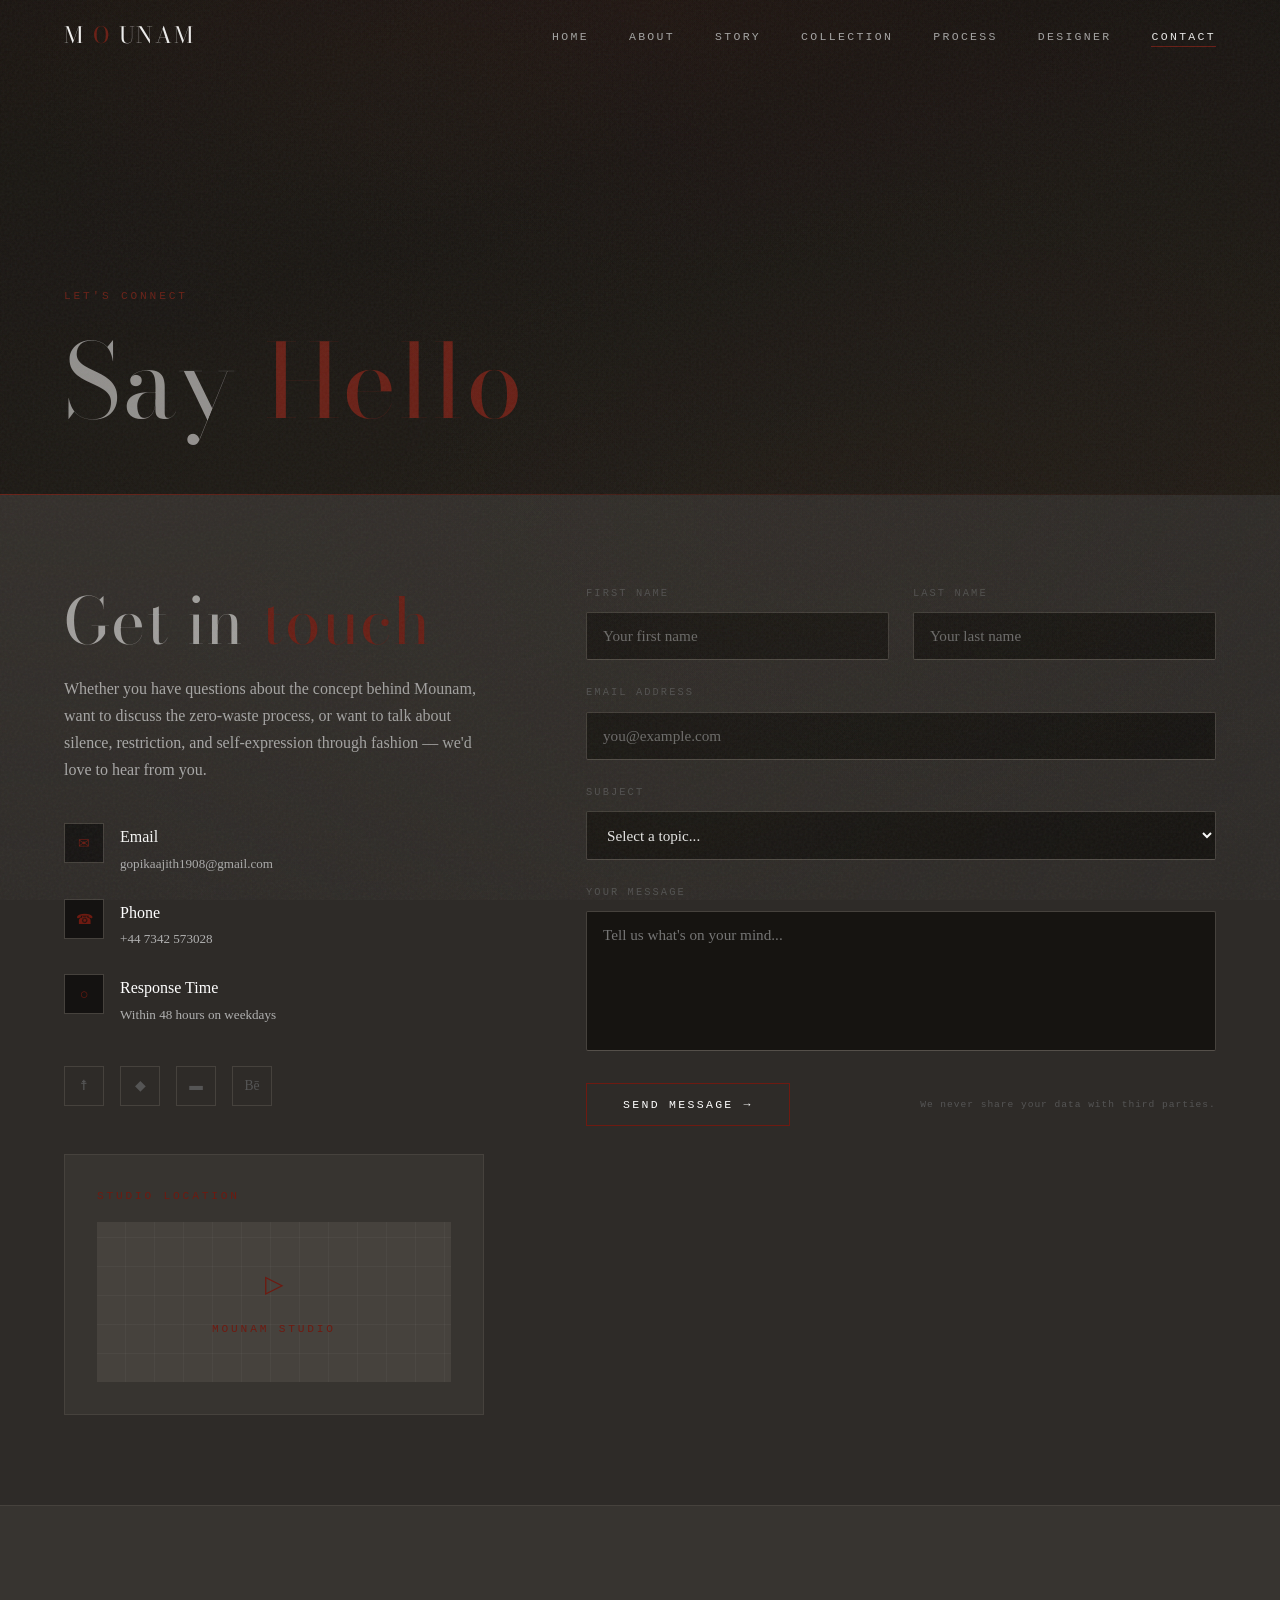
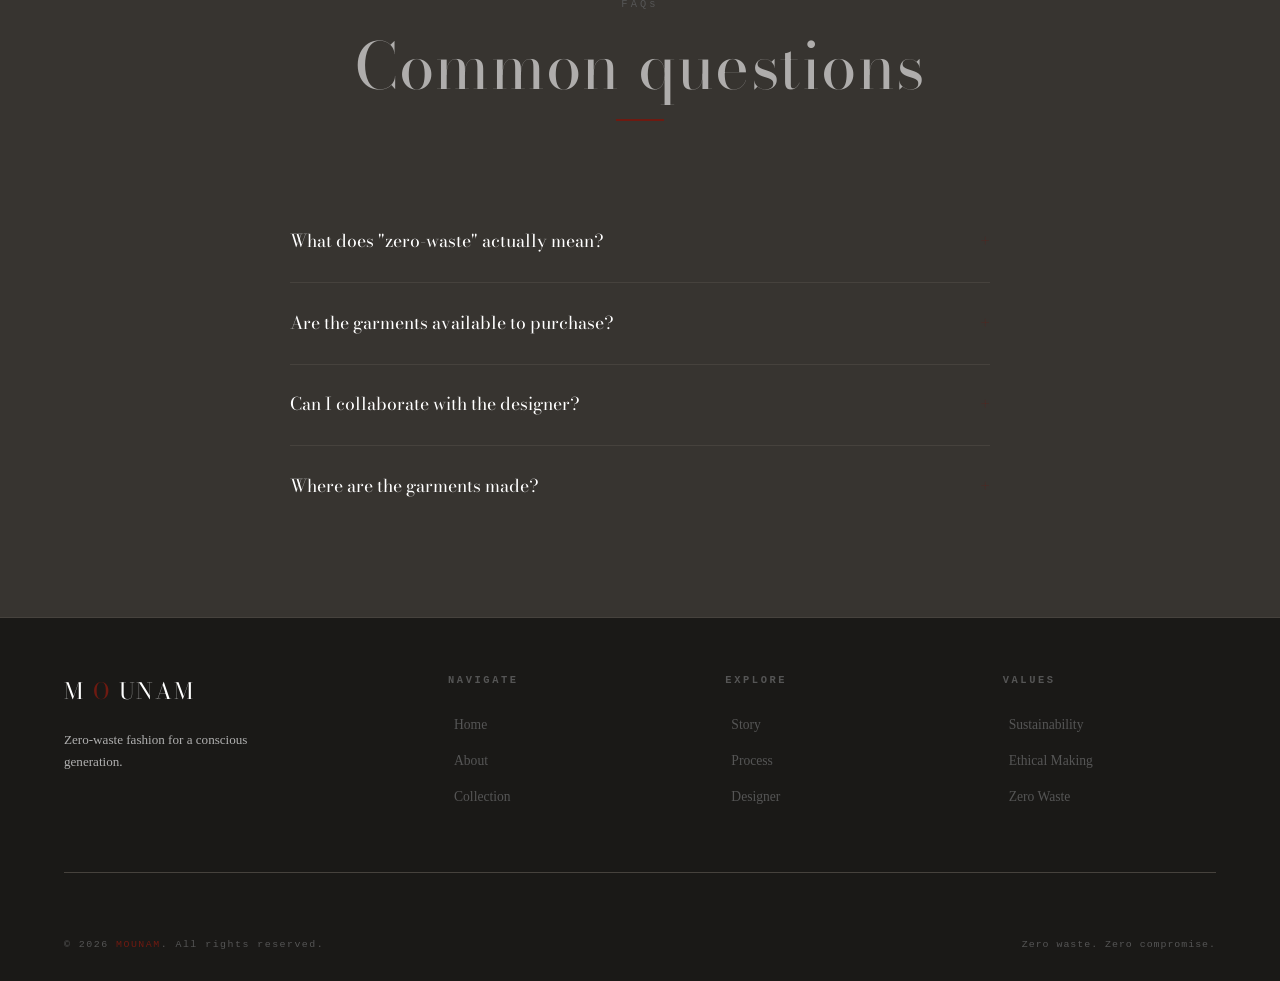
<file: contact.html>
<!DOCTYPE html>
<html lang="en">
<head>
  <meta charset="UTF-8" />
  <meta name="viewport" content="width=device-width, initial-scale=1.0" />
  <title>Contact — MOUNAM Zero-Waste Fashion</title>
  <link rel="preconnect" href="https://fonts.googleapis.com" />
  <link rel="preconnect" href="https://fonts.gstatic.com" crossorigin />
  <link href="https://fonts.googleapis.com/css2?family=Bodoni+Moda:ital,opsz,wght@0,6..96,300;0,6..96,400;0,6..96,600;1,6..96,300;1,6..96,400&family=Inter:wght@300;400;500&display=swap" rel="stylesheet" />
  <link rel="stylesheet" href="css/styles.css" />
</head>
<body>

<div class="page-loader">
  <div class="loader-text"><span>CONTACT</span></div>
  <div class="loader-bar"></div>
  <div class="loader-num">0%</div>
</div>

<div class="cursor-dot"></div>
<div class="cursor-ring"></div>

<nav class="navbar">
  <a href="index.html" class="nav-logo">M<span>O</span>UNAM</a>
  <ul class="nav-links">
    <li><a href="index.html">Home</a></li>
    <li><a href="about.html">About</a></li>
    <li><a href="story.html">Story</a></li>
    <li><a href="garments.html">Collection</a></li>
    <li><a href="zero-waste.html">Process</a></li>
    <li><a href="designer.html">Designer</a></li>
    <li><a href="contact.html">Contact</a></li>
  </ul>
  <button class="nav-toggle"><span></span><span></span><span></span></button>
</nav>
<nav class="mobile-nav">
  <a href="index.html">Home</a><a href="about.html">About</a><a href="story.html">Story</a>
  <a href="garments.html">Collection</a><a href="zero-waste.html">Process</a>
  <a href="designer.html">Designer</a><a href="contact.html">Contact</a>
  <a href="contact.html" class="btn mobile-only-button" style="margin-top: 2rem;">Contact Us</a>
</nav>

<!-- PAGE HERO -->
<div class="page-hero">
  <div class="page-hero-bg"></div>
  <div class="page-hero-line"></div>
  <div class="page-hero-content">
    <div class="page-hero-label"><span class="label">Let's Connect</span></div>
    <h1>Say <em style="font-style:normal;color:var(--red)">Hello</em></h1>
  </div>
</div>

<!-- CONTACT LAYOUT -->
<section class="section">
  <div class="contact-layout">

    <!-- LEFT: INFO -->
    <div class="reveal-left">
      <h2 style="margin-bottom:1rem;">Get in <span class="text-red">touch</span></h2>
      <p>Whether you have questions about the concept behind Mounam, want to discuss the zero-waste process, or want to talk about silence, restriction, and self-expression through fashion — we'd love to hear from you.</p>

      <div class="contact-details" style="margin-top:2.5rem;">
        <div class="contact-detail">
          <div class="contact-detail-icon">&#9993;</div>
          <div class="contact-detail-text">
            <strong>Email</strong>
            <p>gopikaajith1908@gmail.com</p>
          </div>
        </div>
        <div class="contact-detail">
          <div class="contact-detail-icon">&#9742;</div>
          <div class="contact-detail-text">
            <strong>Phone</strong>
            <p>+44 7342 573028</p>
          </div>
        </div>
        <div class="contact-detail">
          <div class="contact-detail-icon">&#9675;</div>
          <div class="contact-detail-text">
            <strong>Response Time</strong>
            <p>Within 48 hours on weekdays</p>
          </div>
        </div>
      </div>

      <div class="contact-socials">
        <a class="social-link" href="#" aria-label="Instagram" title="Instagram">&#9768;</a>
        <a class="social-link" href="#" aria-label="Pinterest" title="Pinterest">&#9670;</a>
        <a class="social-link" href="#" aria-label="LinkedIn" title="LinkedIn">&#9644;</a>
        <a class="social-link behance-link" href="https://www.behance.net/gopikaajith1" target="_blank" rel="noopener noreferrer" aria-label="Behance" title="Behance">Bē</a>
      </div>

      <!-- Map / Location visual -->
      <div style="margin-top:3rem;padding:2rem;background:var(--bg-2);border:1px solid var(--bg-3);">
        <span class="label" style="display:block;margin-bottom:1rem;">Studio Location</span>
        <div style="height:160px;background:var(--bg-3);display:flex;align-items:center;justify-content:center;position:relative;overflow:hidden;">
          <div style="position:absolute;inset:0;background-image:repeating-linear-gradient(0deg,transparent,transparent 28px,rgba(255,255,255,0.03) 28px,rgba(255,255,255,0.03) 29px),repeating-linear-gradient(90deg,transparent,transparent 28px,rgba(255,255,255,0.03) 28px,rgba(255,255,255,0.03) 29px);"></div>
          <div style="text-align:center;position:relative;z-index:1;">
            <div style="font-size:1.5rem;color:var(--red);margin-bottom:0.5rem;">&#9655;</div>
            <span class="label">MOUNAM Studio</span>
          </div>
        </div>
      </div>
    </div>

    <!-- RIGHT: FORM -->
    <div class="reveal-right delay-2">
      <form class="contact-form" novalidate data-email="gopikaajith1908@gmail.com">
        <div class="form-row">
          <div class="form-group">
            <label for="fname">First Name</label>
            <input type="text" id="fname" name="fname" placeholder="Your first name" required />
            <div class="form-line"></div>
          </div>
          <div class="form-group">
            <label for="lname">Last Name</label>
            <input type="text" id="lname" name="lname" placeholder="Your last name" />
            <div class="form-line"></div>
          </div>
        </div>

        <div class="form-group">
          <label for="email">Email Address</label>
          <input type="email" id="email" name="email" placeholder="you@example.com" required />
          <div class="form-line"></div>
        </div>

        <div class="form-group">
          <label for="subject">Subject</label>
          <select id="subject" name="subject">
            <option value="" disabled selected>Select a topic...</option>
            <option value="collab">Collaboration</option>
            <option value="press">Press & Media</option>
            <option value="process">About Our Process</option>
            <option value="garment">About a Garment</option>
            <option value="other">Something Else</option>
          </select>
          <div class="form-line"></div>
        </div>

        <div class="form-group">
          <label for="message">Your Message</label>
          <textarea id="message" name="message" placeholder="Tell us what's on your mind..." required></textarea>
          <div class="form-line"></div>
        </div>

        <div class="form-submit">
          <button type="submit" class="btn">
            <span>Send Message</span>
            <span class="btn-arrow">&#8594;</span>
          </button>
          <p class="form-privacy">We never share your data with third parties.</p>
        </div>
      </form>

      <div class="form-success">
        <div class="form-success-icon">&#10003;</div>
        <h3 style="margin-bottom:0.5rem;">Message received.</h3>
        <p>Thank you for reaching out. We'll be in touch within 48 hours.</p>
      </div>
    </div>
  </div>
</section>

<!-- FAQ -->
<section class="section" style="background:var(--bg-2);border-top:1px solid var(--bg-3);">
  <div class="section-header centered reveal">
    <span class="section-num">FAQs</span>
    <h2>Common questions</h2>
    <span class="accent-line center"></span>
  </div>

  <div style="max-width:700px;margin:0 auto;display:flex;flex-direction:column;gap:0;">
    <details style="border-bottom:1px solid var(--bg-3);padding:1.5rem 0;cursor:pointer;" class="reveal delay-1">
      <summary style="font-family:var(--font-heading);font-size:1.1rem;color:var(--white);list-style:none;display:flex;justify-content:space-between;align-items:center;">
        What does "zero-waste" actually mean?
        <span style="color:var(--red);font-size:1.2rem;transition:transform 0.3s;">+</span>
      </summary>
      <p style="margin-top:1rem;padding-left:0;">It means that when our pattern pieces are cut, no fabric is discarded. Every centimetre of the original fabric roll becomes part of one or more garments. No offcuts, no scraps, no landfill.</p>
    </details>

    <details style="border-bottom:1px solid var(--bg-3);padding:1.5rem 0;cursor:pointer;" class="reveal delay-2">
      <summary style="font-family:var(--font-heading);font-size:1.1rem;color:var(--white);list-style:none;display:flex;justify-content:space-between;align-items:center;">
        Are the garments available to purchase?
        <span style="color:var(--red);font-size:1.2rem;">+</span>
      </summary>
      <p style="margin-top:1rem;">Mounam is a portfolio project exploring restriction and self-expression through fashion. Future plans include an e-commerce platform. Contact us if you're interested in commissioning a piece or discussing the concept further.</p>
    </details>

    <details style="border-bottom:1px solid var(--bg-3);padding:1.5rem 0;cursor:pointer;" class="reveal delay-3">
      <summary style="font-family:var(--font-heading);font-size:1.1rem;color:var(--white);list-style:none;display:flex;justify-content:space-between;align-items:center;">
        Can I collaborate with the designer?
        <span style="color:var(--red);font-size:1.2rem;">+</span>
      </summary>
      <p style="margin-top:1rem;">Absolutely. We welcome collaborations with other designers, brands, artists, and sustainability organisations. Use the contact form above and select "Collaboration" as the subject.</p>
    </details>

    <details style="padding:1.5rem 0;cursor:pointer;" class="reveal delay-4">
      <summary style="font-family:var(--font-heading);font-size:1.1rem;color:var(--white);list-style:none;display:flex;justify-content:space-between;align-items:center;">
        Where are the garments made?
        <span style="color:var(--red);font-size:1.2rem;">+</span>
      </summary>
      <p style="margin-top:1rem;">All garments are made in-studio, by hand. Each piece is an individual creation — made with intention, shaped by constraint, finished with care.</p>
    </details>
  </div>
</section>

<footer class="footer">
  <div class="footer-top">
    <div class="footer-brand">
      <a href="index.html" class="nav-logo">M<span>O</span>UNAM</a>
      <p>Zero-waste fashion for a conscious generation.</p>
    </div>
    <div class="footer-col"><h5>Navigate</h5><ul>
      <li><a href="index.html">Home</a></li>
      <li><a href="about.html">About</a></li>
      <li><a href="garments.html">Collection</a></li>
    </ul></div>
    <div class="footer-col"><h5>Explore</h5><ul>
      <li><a href="story.html">Story</a></li>
      <li><a href="zero-waste.html">Process</a></li>
      <li><a href="designer.html">Designer</a></li>
    </ul></div>
    <div class="footer-col"><h5>Values</h5><ul>
      <li><a href="#">Sustainability</a></li>
      <li><a href="#">Ethical Making</a></li>
      <li><a href="#">Zero Waste</a></li>
    </ul></div>
  </div>
  <div class="footer-bottom">
    <p class="footer-copy">&copy; 2026 <span>MOUNAM</span>. All rights reserved.</p>
    <p class="footer-made">Zero waste. Zero compromise.</p>
  </div>
</footer>

<script src="js/script.js"></script>
</body>
</html>
</file>
<file: css/styles.css>
/* ============================================
   ZERO-WASTE FASHION — MASTER STYLESHEET
   Monochrome + Red Accent Design System
   ============================================ */

/* ---------- CSS VARIABLES ---------- */
:root {
  --bg:         #2e2b28;
  --bg-2:       #373430;
  --bg-3:       #46423d;
  --bg-4:       #55504a;
  --white:      #ffffff;
  --grey-light: #e0e0e0;
  --grey:       #b0b0b0;
  --grey-dark:  #555555;
  --red:        #6e1a11;
  --red-dark:   #5c1509;
  --red-glow:   rgba(110, 26, 17, 0.25);
  --red-glow-sm:rgba(110, 26, 17, 0.10);

  --font-heading: 'Bodoni Moda', 'Georgia', serif;
  --font-body:    'Georgia', 'Palatino Linotype', Palatino, serif;
  --font-mono:    'Courier New', monospace;

  --transition: 0.35s cubic-bezier(0.4, 0, 0.2, 1);
  --transition-slow: 0.7s cubic-bezier(0.4, 0, 0.2, 1);
  --radius: 2px;
  --nav-h: 70px;
}

/* ---------- RESET & BASE ---------- */
*, *::before, *::after { box-sizing: border-box; margin: 0; padding: 0; }

html {
  scroll-behavior: smooth;
  font-size: 16px;
}

body {
  background: var(--bg);
  color: var(--white);
  font-family: var(--font-body);
  line-height: 1.7;
  overflow-x: hidden;
  cursor: none;
}

img { display: block; width: 100%; object-fit: cover; }
a  { color: inherit; text-decoration: none; }
ul { list-style: none; }

/* No italics — all italic styling removed globally */
em, i, h1 em, h2 em, h3 em, h4 em, p em,
*[style*="font-style:italic"],
*[style*="font-style: italic"] { font-style: normal !important; }

/* ---------- CUSTOM CURSOR ---------- */
.cursor-dot,
.cursor-ring {
  position: fixed;
  border-radius: 50%;
  pointer-events: none;
  z-index: 99999;
  top: 0; left: 0;
  will-change: transform;
}
.cursor-dot {
  width: 8px; height: 8px;
  background: var(--red);
  transition: opacity 0.3s ease;
}
.cursor-ring {
  width: 36px; height: 36px;
  border: 1.5px solid var(--red);
  transition: width 0.25s ease, height 0.25s ease, border-color 0.25s ease, opacity 0.3s ease;
  transition: width 0.3s ease, height 0.3s ease, border-color 0.3s ease, transform 0.12s ease;
}
.cursor-ring.hovered {
  width: 56px; height: 56px;
  border-color: var(--white);
  background: var(--red-glow-sm);
}

/* ---------- SCROLLBAR ---------- */
::-webkit-scrollbar { width: 4px; }
::-webkit-scrollbar-track { background: var(--bg); }
::-webkit-scrollbar-thumb { background: var(--red); border-radius: 2px; }

/* ---------- SELECTION ---------- */
::selection { background: var(--red); color: var(--white); }

/* ---------- TYPOGRAPHY ---------- */
h1, h2, h3, h4 {
  font-family: var(--font-heading);
  font-weight: 400;
  letter-spacing: 0.02em;
  line-height: 1.15;
  color: rgba(255, 255, 255, 0.6);
}

h1 { font-size: clamp(3rem, 8vw, 7rem); }
h2 { font-size: clamp(2rem, 5vw, 4rem); }
h3 { font-size: clamp(1.25rem, 3vw, 2rem); }
h4 { font-size: 1.1rem; letter-spacing: 0.15em; text-transform: uppercase; }

/* Bodoni Moda italic — applied to key decorative text throughout all pages */
.hero-title .line:nth-child(2) span,
.hero-title .line:last-child span,
.page-hero-content h1,
.philosophy-quote,
.about-text h2,
.designer-text-col h2,
.story-intro h2,
.process-step-text h2,
blockquote,
.form-success h3,
section > div > p[style*="font-family"],
[style*="font-family:var(--font-heading)"],
[style*="font-family: var(--font-heading)"] {
  font-style: normal;
}

/* Italic accent on all em/i inside headings */
h1 em, h2 em, h3 em, h4 em, p em {
  font-style: normal;
  font-family: var(--font-heading);
  color: rgba(255,255,255,0.85);
}

/* Nav logo italic O */
.nav-logo { font-style: normal; letter-spacing: 0.05em; }
.nav-logo span { font-style: normal; }

p  { color: var(--grey); font-size: 1rem; max-width: 65ch; }

.label {
  font-family: var(--font-mono);
  font-size: 0.7rem;
  letter-spacing: 0.25em;
  text-transform: uppercase;
  color: var(--red);
}

/* ---------- WATERCOLOR PAPER BACKGROUND ---------- */
/* Layer 1: watercolor wash blotches */
body::after {
  content: '';
  position: fixed;
  inset: 0;
  background:
    radial-gradient(ellipse 180% 120% at 8%  45%,  rgba(80, 72, 60, 0.18) 0%, transparent 55%),
    radial-gradient(ellipse 130% 160% at 92% 15%,  rgba(65, 58, 48, 0.14) 0%, transparent 50%),
    radial-gradient(ellipse 100% 100% at 55% 88%,  rgba(55, 50, 40, 0.12) 0%, transparent 45%),
    radial-gradient(ellipse  70%  80% at 30% 10%,  rgba(45, 40, 32, 0.10) 0%, transparent 40%),
    radial-gradient(ellipse 110%  90% at 75% 55%,  rgba(35, 30, 25, 0.08) 0%, transparent 40%);
  pointer-events: none;
  z-index: 9997;
}

/* Layer 2: fine paper grain / noise */
body::before {
  content: '';
  position: fixed;
  inset: 0;
  background-image: url("data:image/svg+xml,%3Csvg viewBox='0 0 512 512' xmlns='http://www.w3.org/2000/svg'%3E%3Cfilter id='n'%3E%3CfeTurbulence type='fractalNoise' baseFrequency='0.68' numOctaves='4' stitchTiles='stitch'/%3E%3C/filter%3E%3Crect width='100%25' height='100%25' filter='url(%23n)' opacity='1'/%3E%3C/svg%3E");
  opacity: 0.055;
  pointer-events: none;
  z-index: 9998;
}

/* ================================================
   NAVIGATION
   ================================================ */
.navbar {
  position: fixed;
  top: 0; left: 0; right: 0;
  height: var(--nav-h);
  display: flex;
  align-items: center;
  justify-content: space-between;
  padding: 0 5vw;
  z-index: 1000;
  transition: background 0.3s ease;
  will-change: background;
}
.navbar.scrolled {
  background: rgba(20,18,16,0.96);
  border-bottom: 1px solid rgba(255,255,255,0.05);
}

.nav-logo {
  font-family: var(--font-heading);
  font-size: 1.4rem;
  letter-spacing: 0.08em;
  display: flex;
  align-items: center;
  gap: 8px;
}
.nav-logo span { color: var(--red); }

.nav-links {
  display: flex;
  gap: 2.5rem;
  align-items: center;
}
.nav-links a {
  font-family: var(--font-mono);
  font-size: 0.72rem;
  letter-spacing: 0.2em;
  text-transform: uppercase;
  color: var(--grey);
  position: relative;
  transition: color var(--transition);
}
.nav-links a::after {
  content: '';
  position: absolute;
  bottom: -4px; left: 0;
  width: 0; height: 1px;
  background: var(--red);
  transition: width var(--transition);
}
.nav-links a:hover,
.nav-links a.active { color: var(--white); }
.nav-links a:hover::after,
.nav-links a.active::after { width: 100%; }

.nav-toggle {
  display: none;
  flex-direction: column;
  gap: 5px;
  cursor: none;
  background: none;
  border: none;
  padding: 4px;
}
.nav-toggle span {
  display: block;
  width: 28px; height: 1.5px;
  background: var(--white);
  transition: var(--transition);
}
.nav-toggle.open span:nth-child(1) { transform: rotate(45deg) translate(5px, 5px); }
.nav-toggle.open span:nth-child(2) { opacity: 0; transform: scaleX(0); }
.nav-toggle.open span:nth-child(3) { transform: rotate(-45deg) translate(5px, -5px); }

/* Mobile Nav */
.mobile-nav {
  position: fixed;
  inset: 0;
  background: var(--bg);
  z-index: 999;
  display: flex;
  flex-direction: column;
  align-items: center;
  justify-content: center;
  gap: 2.5rem;
  transform: translateX(100%);
  transition: transform 0.55s cubic-bezier(0.76, 0, 0.24, 1);
}
.mobile-nav.open { transform: translateX(0); }
.mobile-nav a {
  font-family: var(--font-heading);
  font-size: 2.5rem;
  color: var(--grey);
  transition: color var(--transition);
  position: relative;
}
.mobile-nav a:hover { color: var(--red); }

/* ================================================
   BUTTONS
   ================================================ */
.btn {
  display: inline-flex;
  align-items: center;
  gap: 10px;
  padding: 14px 36px;
  font-family: var(--font-mono);
  font-size: 0.72rem;
  letter-spacing: 0.2em;
  text-transform: uppercase;
  border: 1px solid var(--red);
  color: var(--white);
  background: transparent;
  cursor: none;
  position: relative;
  overflow: hidden;
  transition: color var(--transition);
}
.btn::before {
  content: '';
  position: absolute;
  inset: 0;
  background: var(--red);
  transform: scaleX(0);
  transform-origin: left;
  transition: transform var(--transition);
  z-index: 0;
}
.btn:hover::before { transform: scaleX(1); }
.btn span { position: relative; z-index: 1; }
.btn-arrow { position: relative; z-index: 1; transition: transform var(--transition); }
.btn:hover .btn-arrow { transform: translateX(4px); }

.btn-outline {
  border-color: var(--white);
}
.btn-outline::before { background: var(--white); }
.btn-outline:hover { color: var(--bg); }

.mobile-only-button {
  display: none;
}

/* ================================================
   PAGE TRANSITIONS & LOADER
   ================================================ */
.page-loader {
  position: fixed;
  inset: 0;
  background: var(--bg);
  z-index: 99997;
  display: flex;
  align-items: center;
  justify-content: center;
  flex-direction: column;
  gap: 24px;
}
.loader-text {
  font-family: var(--font-heading);
  font-size: clamp(2rem, 6vw, 5rem);
  overflow: hidden;
}
.loader-text span {
  display: inline-block;
  animation: loaderReveal 0.8s cubic-bezier(0.76, 0, 0.24, 1) forwards;
  transform: translateY(110%);
}
.loader-bar {
  width: 180px; height: 1px;
  background: var(--bg-3);
  position: relative;
  overflow: hidden;
}
.loader-bar::after {
  content: '';
  position: absolute;
  top: 0; left: -100%;
  width: 100%; height: 100%;
  background: var(--red);
  animation: loaderProgress 1.6s ease forwards 0.3s;
}
.loader-num {
  font-family: var(--font-mono);
  font-size: 0.7rem;
  color: var(--grey-dark);
  letter-spacing: 0.2em;
}

@keyframes loaderReveal {
  to { transform: translateY(0); }
}
@keyframes loaderProgress {
  to { left: 0; }
}

.page-loader.done {
  animation: loaderExit 0.7s cubic-bezier(0.76, 0, 0.24, 1) 0.3s forwards;
}
@keyframes loaderExit {
  to { transform: translateY(-100%); }
}

/* ================================================
   HERO — HOME
   ================================================ */
.hero {
  position: relative;
  height: 100vh;
  min-height: 600px;
  display: flex;
  align-items: flex-end;
  padding: 0 5vw 8vh;
  overflow: hidden;
}

.hero-video {
  position: absolute;
  inset: 0;
  z-index: 0;
}
.hero-video video {
  width: 100%; height: 100%;
  object-fit: cover;
  filter: grayscale(60%) brightness(0.85);
}
.hero-video::after {
  content: '';
  position: absolute;
  inset: 0;
  background: linear-gradient(
    to top,
    rgba(0,0,0,0.95) 0%,
    rgba(0,0,0,0.4) 50%,
    rgba(0,0,0,0.2) 100%
  );
}

.hero-placeholder {
  position: absolute;
  inset: 0;
  background: linear-gradient(135deg, #0a0a0a 0%, #1a1a1a 50%, #0d0d0d 100%);
  display: flex;
  align-items: center;
  justify-content: center;
}
.hero-placeholder-pattern {
  width: 100%; height: 100%;
  opacity: 0.06;
  background-image:
    repeating-linear-gradient(0deg, var(--white) 0, var(--white) 1px, transparent 1px, transparent 60px),
    repeating-linear-gradient(90deg, var(--white) 0, var(--white) 1px, transparent 1px, transparent 60px);
}

.hero-content {
  position: relative;
  z-index: 2;
  max-width: 900px;
}

.hero-label {
  display: flex;
  align-items: center;
  gap: 16px;
  margin-bottom: 2rem;
}
.hero-label::before {
  content: '';
  width: 48px; height: 1px;
  background: var(--red);
}

.hero-title {
  margin-bottom: 1.5rem;
  overflow: hidden;
}
.hero-title .line {
  display: block;
  overflow: hidden;
}
.hero-title .line span {
  display: block;
  transform: translateY(110%);
  animation: slideUp 0.9s cubic-bezier(0.76, 0, 0.24, 1) forwards;
}
.hero-title .line:nth-child(1) span { animation-delay: 0.1s; }
.hero-title .line:nth-child(2) span { animation-delay: 0.2s; }
.hero-title .line:nth-child(3) span { animation-delay: 0.3s; }

@keyframes slideUp {
  to { transform: translateY(0); }
}

.hero-sub {
  max-width: 480px;
  margin-bottom: 2.5rem;
  opacity: 0;
  animation: fadeIn 1s ease 0.8s forwards;
}

.hero-cta {
  display: flex;
  gap: 1rem;
  flex-wrap: wrap;
  opacity: 0;
  animation: fadeIn 1s ease 1s forwards;
}

@keyframes fadeIn {
  to { opacity: 1; }
}

.hero-scroll {
  position: absolute;
  bottom: 2.5rem;
  right: 5vw;
  z-index: 2;
  display: flex;
  flex-direction: column;
  align-items: center;
  gap: 10px;
  opacity: 0;
  animation: fadeIn 1s ease 1.4s forwards;
}
.hero-scroll span {
  font-family: var(--font-mono);
  font-size: 0.6rem;
  letter-spacing: 0.3em;
  color: var(--grey-dark);
  writing-mode: vertical-rl;
}
.scroll-line {
  width: 1px; height: 60px;
  background: var(--bg-3);
  position: relative;
  overflow: hidden;
}
.scroll-line::after {
  content: '';
  position: absolute;
  top: -100%;
  width: 100%; height: 100%;
  background: var(--red);
  animation: scrollAnim 2s ease infinite 1.5s;
}
@keyframes scrollAnim {
  to { top: 100%; }
}

/* ================================================
   SECTIONS — COMMON
   ================================================ */
.section {
  padding: 10vh 5vw;
  position: relative;
}
.section-sm { padding: 6vh 5vw; }

.section-header {
  margin-bottom: 5rem;
  display: flex;
  flex-direction: column;
  gap: 1rem;
  position: relative;
}
.section-header.centered {
  align-items: center;
  text-align: center;
}
.section-header.centered p { margin: 0 auto; }

.section-num {
  font-family: var(--font-mono);
  font-size: 0.65rem;
  letter-spacing: 0.3em;
  color: var(--grey-dark);
}

/* Red accent line */
.accent-line {
  width: 48px; height: 2px;
  background: var(--red);
  display: block;
}
.accent-line.center { margin: 0 auto; }

/* Reveal animations (JS adds .revealed) */
.reveal {
  opacity: 0;
  transform: translate3d(0, 30px, 0);
  transition: opacity 0.6s cubic-bezier(0.4, 0, 0.2, 1),
              transform 0.6s cubic-bezier(0.4, 0, 0.2, 1);
  will-change: transform, opacity;
}
.reveal.revealed {
  opacity: 1;
  transform: translate3d(0, 0, 0);
}
.reveal-left {
  opacity: 0;
  transform: translate3d(-40px, 0, 0);
  transition: opacity 0.6s ease, transform 0.6s ease;
  will-change: transform, opacity;
}
.reveal-left.revealed { opacity: 1; transform: translate3d(0, 0, 0); }
.reveal-right {
  opacity: 0;
  transform: translate3d(40px, 0, 0);
  transition: opacity 0.6s ease, transform 0.6s ease;
  will-change: transform, opacity;
}
.reveal-right.revealed { opacity: 1; transform: translate3d(0, 0, 0); }

/* Stagger delays */
.delay-1 { transition-delay: 0.1s; }
.delay-2 { transition-delay: 0.2s; }
.delay-3 { transition-delay: 0.3s; }
.delay-4 { transition-delay: 0.4s; }
.delay-5 { transition-delay: 0.5s; }

/* ================================================
   HOME — MARQUEE BAND
   ================================================ */
.marquee-band {
  border-top: 1px solid var(--bg-3);
  border-bottom: 1px solid var(--bg-3);
  overflow: hidden;
  padding: 18px 0;
  background: var(--bg-2);
}
.marquee-track {
  display: flex;
  gap: 3rem;
  width: max-content;
  animation: marquee 22s linear infinite;
}
.marquee-band:hover .marquee-track { animation-play-state: paused; }
.marquee-item {
  display: flex;
  align-items: center;
  gap: 1.5rem;
  font-family: var(--font-mono);
  font-size: 0.7rem;
  letter-spacing: 0.25em;
  text-transform: uppercase;
  color: var(--grey-dark);
  white-space: nowrap;
}
.marquee-dot { width: 5px; height: 5px; border-radius: 50%; background: var(--red); }
@keyframes marquee {
  to { transform: translateX(-50%); }
}

/* ================================================
   HOME — FEATURED SECTION
   ================================================ */
.featured-grid {
  display: grid;
  grid-template-columns: 1fr 1fr;
  gap: 1.5px;
}
.featured-item {
  position: relative;
  overflow: hidden;
  background: #000;
  cursor: none;
  display: flex;
  flex-direction: column;
}
.featured-item img {
  width: 100%;
  height: 100% !important;
  min-height: 256px;
  object-fit: cover;
  display: block;
  flex: 1;
}
.featured-item:first-child {
  grid-row: span 2;
}
.featured-img {
  width: 100%;
  height: 100%;
  min-height: 300px;
  object-fit: cover;
  filter: grayscale(60%) brightness(1.05);
  transition: transform 0.6s cubic-bezier(0.4, 0, 0.2, 1),
              filter 0.4s ease;
  will-change: transform;
}
.featured-item:hover .featured-img {
  transform: scale(1.06);
  filter: grayscale(60%) brightness(1.0);
}
.featured-overlay {
  position: absolute;
  inset: 0;
  background: linear-gradient(to top, rgba(0,0,0,0.85) 0%, transparent 60%);
  display: flex;
  flex-direction: column;
  justify-content: flex-end;
  padding: 2rem;
}
.featured-tag {
  font-family: var(--font-mono);
  font-size: 0.65rem;
  letter-spacing: 0.25em;
  text-transform: uppercase;
  color: var(--red);
  margin-bottom: 0.5rem;
}
.featured-title { font-size: 1.3rem; }

/* Red slide-in reveal */
.featured-item::before {
  content: '';
  position: absolute;
  inset: 0;
  background: var(--red);
  transform: scaleY(1);
  transform-origin: top;
  transition: transform 0.8s cubic-bezier(0.76, 0, 0.24, 1);
  z-index: 2;
}
.featured-item.revealed::before { transform: scaleY(0); }

/* ================================================
   HOME — PHILOSOPHY
   ================================================ */
.philosophy {
  display: grid;
  grid-template-columns: 1fr 1fr;
  gap: 8vw;
  align-items: center;
}
.philosophy-quote {
  font-family: var(--font-heading);
  font-size: clamp(1.8rem, 4vw, 3rem);
  line-height: 1.3;
  color: var(--white);
  position: relative;
  padding-left: 2rem;
}
.philosophy-quote::before {
  content: '';
  position: absolute;
  left: 0; top: 0; bottom: 0;
  width: 3px;
  background: linear-gradient(to bottom, var(--red), transparent);
}

.philosophy-stats {
  display: grid;
  grid-template-columns: 1fr 1fr;
  gap: 2rem;
}
.stat-item { padding: 1.5rem; border: 1px solid var(--bg-3); }
.stat-num {
  font-family: var(--font-heading);
  font-size: 3rem;
  color: var(--white);
  line-height: 1;
  margin-bottom: 0.3rem;
}
.stat-num span { color: var(--red); }
.stat-label {
  font-family: var(--font-mono);
  font-size: 0.65rem;
  letter-spacing: 0.2em;
  text-transform: uppercase;
  color: var(--grey-dark);
}

/* ================================================
   HOME — PROCESS PREVIEW
   ================================================ */
.steps-grid {
  display: grid;
  grid-template-columns: repeat(4, 1fr);
  gap: 1px;
  background: var(--bg-3);
}
.step-card {
  background: var(--bg);
  padding: 2.5rem 2rem;
  position: relative;
  overflow: hidden;
  transition: background var(--transition);
}
.step-card::after {
  content: '';
  position: absolute;
  bottom: 0; left: 0;
  width: 0; height: 2px;
  background: var(--red);
  transition: width var(--transition-slow);
}
.step-card:hover { background: var(--bg-2); }
.step-card:hover::after { width: 100%; }

.step-num {
  font-family: var(--font-mono);
  font-size: 0.65rem;
  color: var(--red);
  letter-spacing: 0.2em;
  margin-bottom: 1.5rem;
}
.step-icon {
  width: 40px; height: 40px;
  margin-bottom: 1.5rem;
  opacity: 0.5;
  transition: opacity var(--transition);
}
.step-card:hover .step-icon { opacity: 1; }
.step-title { font-size: 1.1rem; margin-bottom: 0.75rem; }
.step-desc { font-size: 0.85rem; color: var(--grey-dark); }

/* ================================================
   ABOUT PAGE
   ================================================ */
.page-hero {
  height: 55vh;
  min-height: 380px;
  display: flex;
  align-items: flex-end;
  padding: 0 5vw 6vh;
  position: relative;
  overflow: hidden;
  background: var(--bg-2);
}
.page-hero-bg {
  position: absolute;
  inset: 0;
  background: radial-gradient(ellipse 80% 80% at 50% 0%, rgba(255,46,46,0.07) 0%, transparent 70%);
}
.page-hero-line {
  position: absolute;
  bottom: 0; left: 0; right: 0;
  height: 1px;
  background: linear-gradient(to right, var(--red), transparent);
}
.page-hero-content { position: relative; z-index: 1; }
.page-hero-label { margin-bottom: 1rem; }

.about-split {
  display: grid;
  grid-template-columns: 1fr 1fr;
  gap: 8vw;
  align-items: start;
}
.about-img-wrap {
  position: relative;
  overflow: hidden;
  background: var(--bg);
}
.about-img-wrap img {
  height: 550px;
  filter: grayscale(100%) brightness(0.85);
  mix-blend-mode: multiply;
  transition: filter 0.5s ease, transform 0.5s ease;
}
.about-img-wrap:hover img {
  filter: grayscale(0%) brightness(1.1);
  transform: scale(1.03);
}
.about-img-label {
  position: absolute;
  bottom: 1.5rem; left: 1.5rem;
  font-family: var(--font-mono);
  font-size: 0.65rem;
  letter-spacing: 0.2em;
  color: var(--grey);
  background: rgba(0,0,0,0.7);
  padding: 6px 12px;
}
.about-img-wrap::before {
  content: '';
  position: absolute;
  top: 16px; right: -16px;
  width: 100%; height: 100%;
  border: 1px solid var(--bg-3);
  z-index: -1;
}

.about-text h2 { margin-bottom: 1.5rem; }
.about-text p { margin-bottom: 1.2rem; }

.values-list {
  margin-top: 2.5rem;
  display: flex;
  flex-direction: column;
  gap: 0;
}
.value-item {
  display: flex;
  align-items: flex-start;
  gap: 1.2rem;
  padding: 1.2rem 0;
  border-bottom: 1px solid var(--bg-3);
  transition: padding-left var(--transition);
}
.value-item:hover { padding-left: 8px; }
.value-icon { color: var(--red); font-size: 1rem; margin-top: 3px; flex-shrink: 0; }
.value-content h4 { font-size: 0.85rem; letter-spacing: 0.1em; margin-bottom: 0.3rem; color: var(--white); }
.value-content p { font-size: 0.82rem; }

/* ================================================
   STORY PAGE — MASONRY GRID
   ================================================ */
.story-intro {
  max-width: 700px;
  margin: 0 auto 5rem;
  text-align: center;
}
.story-intro h2 { margin-bottom: 1rem; }

.story-masonry {
  columns: 3;
  column-gap: 1.5px;
}
.story-item {
  break-inside: avoid;
  margin-bottom: 1.5px;
  position: relative;
  overflow: hidden;
  background: var(--bg-3);
  cursor: none;
}
.story-item-img {
  width: 100%;
  overflow: hidden;
  position: relative;
}
.story-item img {
  width: 100%;
  height: 100%;
  object-fit: cover;
  filter: grayscale(60%) brightness(1.05);
  transition: transform 0.5s cubic-bezier(0.4, 0, 0.2, 1),
              filter 0.35s ease;
  display: block;
  will-change: transform;
}
.story-item:hover img {
  transform: scale(1.05);
  filter: grayscale(30%) brightness(1.05);
}
.story-item-caption {
  position: absolute;
  bottom: 0; left: 0; right: 0;
  padding: 2rem 1.5rem 1.5rem;
  background: linear-gradient(to top, rgba(0,0,0,0.9), transparent);
  transform: translateY(100%);
  transition: transform var(--transition-slow);
}
.story-item:hover .story-item-caption { transform: translateY(0); }
.story-item-num {
  font-family: var(--font-mono);
  font-size: 0.6rem;
  color: var(--red);
  letter-spacing: 0.25em;
  margin-bottom: 0.5rem;
}
.story-item-title { font-size: 1rem; }

/* Story Mood Board Layout */
.story-moodboard-wrap {
  display: grid;
  grid-template-columns: 1fr;
  gap: 4rem;
  align-items: start;
  max-width: var(--max-w);
  margin: 0 auto;
  padding: 0 var(--gutter);
}
.story-moodboard-img {
  position: sticky;
  top: 6rem;
}
.story-moodboard-img img {
  width: 100%;
  height: auto;
  display: block;
  border: 1px solid var(--bg-3);
}
.story-moodboard-text {
  display: flex;
  flex-direction: column;
  gap: 0;
}
.story-text-item {
  padding: 1.8rem 0;
  border-bottom: 1px solid var(--bg-3);
  display: flex;
  flex-direction: column;
  gap: 0.5rem;
}
.story-text-item:first-child {
  border-top: 1px solid var(--bg-3);
}
.story-text-item .story-item-num {
  font-family: var(--font-mono);
  font-size: 0.6rem;
  color: var(--red);
  letter-spacing: 0.25em;
}
.story-text-item .story-item-title {
  font-size: 1.1rem;
  color: var(--white);
}

/* ================================================
   GARMENTS PAGE
   ================================================ */
.garments-filter {
  display: flex;
  gap: 0.5rem;
  margin-bottom: 3rem;
  flex-wrap: wrap;
}
.filter-btn {
  font-family: var(--font-mono);
  font-size: 0.65rem;
  letter-spacing: 0.2em;
  text-transform: uppercase;
  padding: 8px 20px;
  border: 1px solid var(--bg-3);
  background: none;
  color: var(--grey-dark);
  cursor: none;
  transition: all var(--transition);
}
.filter-btn:hover,
.filter-btn.active {
  border-color: var(--red);
  color: var(--white);
  background: rgba(110,26,17,0.08);
}

.garments-grid {
  display: grid;
  grid-template-columns: repeat(4, 1fr);
  gap: 1.5px;
}
.garment-card {
  background: var(--bg-3);
  overflow: hidden;
  position: relative;
  cursor: none;
  transition: opacity 0.35s ease, transform 0.35s ease;
  will-change: transform, opacity;
}
.garment-img-wrap {
  overflow: hidden;
  position: relative;
  height: 380px;
}
.garment-img-wrap img {
  height: 100%;
  filter: grayscale(60%) brightness(1.05);
  transition: transform 0.5s cubic-bezier(0.4, 0, 0.2, 1),
              filter 0.35s ease;
  will-change: transform;
}
.garment-card:hover .garment-img-wrap img {
  transform: scale(1.08);
  filter: grayscale(20%) brightness(1.05);
}
.garment-overlay {
  position: absolute;
  inset: 0;
  background: rgba(0,0,0,0.5);
  display: flex;
  align-items: center;
  justify-content: center;
  opacity: 0;
  transition: opacity var(--transition);
}
.garment-card:hover .garment-overlay { opacity: 1; }
.garment-overlay-icon {
  width: 48px; height: 48px;
  border: 1px solid var(--white);
  border-radius: 50%;
  display: flex;
  align-items: center;
  justify-content: center;
  transform: scale(0.6);
  transition: transform var(--transition-slow);
}
.garment-card:hover .garment-overlay-icon { transform: scale(1); }

.garment-info {
  padding: 1.2rem;
  border-top: 1px solid var(--bg-4);
}
.garment-tag {
  font-family: var(--font-mono);
  font-size: 0.6rem;
  letter-spacing: 0.2em;
  color: var(--red);
  margin-bottom: 0.4rem;
}
.garment-name { font-size: 1rem; margin-bottom: 0.3rem; }
.garment-desc { font-size: 0.78rem; color: var(--grey-dark); }

/* ================================================
   ZERO-WASTE PROCESS PAGE
   ================================================ */
.process-hero-text {
  max-width: 650px;
}

.process-timeline {
  position: relative;
  display: flex;
  flex-direction: column;
  gap: 0;
}
.process-timeline::before {
  content: '';
  position: absolute;
  left: 40px; top: 0; bottom: 0;
  width: 1px;
  background: var(--bg-3);
}

.process-step {
  display: grid;
  grid-template-columns: 80px 1fr;
  gap: 3rem;
  padding: 4rem 0;
  border-bottom: 1px solid var(--bg-3);
  align-items: start;
  position: relative;
}
.process-step:last-child { border-bottom: none; }

.process-step-num {
  display: flex;
  flex-direction: column;
  align-items: center;
  gap: 8px;
  position: sticky;
  top: 100px;
}
.process-step-circle {
  width: 40px; height: 40px;
  border: 1px solid var(--bg-3);
  border-radius: 50%;
  display: flex;
  align-items: center;
  justify-content: center;
  font-family: var(--font-mono);
  font-size: 0.65rem;
  color: var(--grey-dark);
  background: var(--bg);
  position: relative;
  z-index: 1;
  transition: border-color var(--transition), color var(--transition), background var(--transition);
}
.process-step.active .process-step-circle {
  border-color: var(--red);
  color: var(--red);
  background: rgba(110,26,17,0.08);
}

.process-step-body {
  display: grid;
  grid-template-columns: 1fr 1fr;
  gap: 4rem;
  align-items: center;
}
.process-step-img {
  height: 340px;
  overflow: hidden;
  background: var(--bg-3);
}
.process-step-img img {
  height: 100%;
  filter: grayscale(100%) brightness(0.75);
  transition: filter 0.5s ease, transform 0.5s ease;
  will-change: transform, filter;
}
.process-step:hover .process-step-img img {
  filter: grayscale(0%) brightness(1.0);
  transform: scale(1.04);
}
.process-step-text h3 { margin-bottom: 1rem; }
.process-step-text p { margin-bottom: 1.5rem; }
.process-tags {
  display: flex;
  flex-wrap: wrap;
  gap: 0.5rem;
}
.process-tag {
  font-family: var(--font-mono);
  font-size: 0.6rem;
  letter-spacing: 0.15em;
  padding: 4px 12px;
  border: 1px solid var(--bg-4);
  color: var(--grey-dark);
  text-transform: uppercase;
}

/* ================================================
   DESIGNER PAGE
   ================================================ */
.designer-hero {
  display: grid;
  grid-template-columns: 1fr 1.2fr;
  gap: 0;
  min-height: 80vh;
}
.designer-img-col {
  position: relative;
  overflow: hidden;
}
.designer-img-col img {
  height: 100%;
  min-height: 500px;
  filter: grayscale(60%) brightness(1.05);
  transition: filter var(--transition-slow);
}
.designer-img-col:hover img { filter: grayscale(30%) brightness(1.0); }
.designer-img-col::after {
  content: '';
  position: absolute;
  inset: 0;
  background: linear-gradient(to right, transparent 70%, var(--bg) 100%);
}

.designer-text-col {
  display: flex;
  flex-direction: column;
  justify-content: center;
  padding: 6vw;
  background: var(--bg);
}
.designer-text-col .label { margin-bottom: 2rem; }
.designer-text-col h2 { margin-bottom: 1.5rem; }
.designer-text-col p { margin-bottom: 1rem; }

.designer-concepts {
  margin-top: 3rem;
  display: grid;
  grid-template-columns: repeat(3, 1fr);
  gap: 1px;
  background: var(--bg-3);
}
.concept-card {
  background: var(--bg);
  padding: 2rem 1.5rem;
  transition: background var(--transition);
  position: relative;
  overflow: hidden;
}
.concept-card::before {
  content: '';
  position: absolute;
  top: 0; left: 0; right: 0;
  height: 2px;
  background: var(--red);
  transform: scaleX(0);
  transform-origin: left;
  transition: transform var(--transition);
}
.concept-card:hover::before { transform: scaleX(1); }
.concept-card:hover { background: var(--bg-2); }
.concept-icon { font-size: 1.5rem; margin-bottom: 1rem; opacity: 0.7; }
.concept-title { font-size: 0.9rem; margin-bottom: 0.6rem; letter-spacing: 0.08em; }
.concept-text { font-size: 0.8rem; color: var(--grey-dark); }

/* ================================================
   CONTACT PAGE
   ================================================ */
.contact-layout {
  display: grid;
  grid-template-columns: 1fr 1.5fr;
  gap: 8vw;
  align-items: start;
}
.contact-info h2 { margin-bottom: 1rem; }
.contact-info p { margin-bottom: 2.5rem; }

.contact-details {
  display: flex;
  flex-direction: column;
  gap: 1.5rem;
}
.contact-detail {
  display: flex;
  align-items: flex-start;
  gap: 1rem;
}
.contact-detail-icon {
  width: 40px; height: 40px;
  border: 1px solid var(--bg-3);
  display: flex;
  align-items: center;
  justify-content: center;
  color: var(--red);
  flex-shrink: 0;
  font-size: 0.9rem;
}
.contact-detail-text p { font-size: 0.82rem; }
.contact-detail-text strong { color: var(--white); font-weight: 500; display: block; margin-bottom: 2px; }

.contact-socials {
  display: flex;
  gap: 1rem;
  margin-top: 2.5rem;
}
.social-link {
  width: 40px; height: 40px;
  border: 1px solid var(--bg-3);
  display: flex;
  align-items: center;
  justify-content: center;
  color: var(--grey-dark);
  font-size: 0.85rem;
  transition: all var(--transition);
}
.social-link:hover {
  border-color: var(--red);
  color: var(--red);
  background: var(--red-glow-sm);
}

/* FORM */
.contact-form {
  display: flex;
  flex-direction: column;
  gap: 1.5rem;
}
.form-group { position: relative; }
.form-group label {
  display: block;
  font-family: var(--font-mono);
  font-size: 0.65rem;
  letter-spacing: 0.2em;
  text-transform: uppercase;
  color: var(--grey-dark);
  margin-bottom: 0.6rem;
  transition: color var(--transition);
}
.form-group:focus-within label { color: var(--red); }

.form-group input,
.form-group textarea,
.form-group select {
  width: 100%;
  background: var(--bg-2);
  border: 1px solid var(--bg-3);
  border-bottom-color: var(--bg-4);
  color: var(--white);
  font-family: var(--font-body);
  font-size: 0.95rem;
  padding: 14px 16px;
  outline: none;
  transition: border-color var(--transition), background var(--transition);
  border-radius: var(--radius);
  resize: none;
}
.form-group input:focus,
.form-group textarea:focus,
.form-group select:focus {
  border-color: var(--red);
  background: rgba(110,26,17,0.03);
}
.form-group textarea { min-height: 140px; }

.form-row { display: grid; grid-template-columns: 1fr 1fr; gap: 1.5rem; }

.form-line {
  position: absolute;
  bottom: 0; left: 0;
  height: 2px;
  width: 0;
  background: var(--red);
  transition: width 0.4s ease;
}
.form-group:focus-within .form-line { width: 100%; }

.form-submit { display: flex; align-items: center; justify-content: space-between; flex-wrap: wrap; gap: 1rem; }
.form-privacy {
  font-family: var(--font-mono);
  font-size: 0.6rem;
  color: var(--grey-dark);
  letter-spacing: 0.1em;
}

/* Success message */
.form-success {
  display: none;
  text-align: center;
  padding: 3rem;
  border: 1px solid var(--bg-3);
}
.form-success.show { display: block; }
.form-success-icon { font-size: 2rem; color: var(--red); margin-bottom: 1rem; }

/* ================================================
   FOOTER
   ================================================ */
.footer {
  background: var(--bg-2);
  border-top: 1px solid var(--bg-3);
  padding: 6vh 5vw 3vh;
}
.footer-top {
  display: grid;
  grid-template-columns: 1.5fr 1fr 1fr 1fr;
  gap: 4rem;
  margin-bottom: 4rem;
  padding-bottom: 4rem;
  border-bottom: 1px solid var(--bg-3);
}
.footer-brand .nav-logo { margin-bottom: 1.2rem; }
.footer-brand p { font-size: 0.82rem; max-width: 28ch; }

.footer-col h5 {
  font-family: var(--font-mono);
  font-size: 0.65rem;
  letter-spacing: 0.25em;
  text-transform: uppercase;
  color: var(--grey-dark);
  margin-bottom: 1.5rem;
}
.footer-col ul { display: flex; flex-direction: column; gap: 0.8rem; }
.footer-col a {
  font-size: 0.85rem;
  color: var(--grey-dark);
  transition: color var(--transition);
  display: flex;
  align-items: center;
  gap: 6px;
}
.footer-col a::before {
  content: '';
  width: 0; height: 1px;
  background: var(--red);
  transition: width var(--transition);
}
.footer-col a:hover { color: var(--white); }
.footer-col a:hover::before { width: 12px; }

.footer-bottom {
  display: flex;
  align-items: center;
  justify-content: space-between;
  flex-wrap: wrap;
  gap: 1rem;
}
.footer-copy {
  font-family: var(--font-mono);
  font-size: 0.62rem;
  letter-spacing: 0.15em;
  color: var(--grey-dark);
}
.footer-copy span { color: var(--red); }
.footer-made {
  font-family: var(--font-mono);
  font-size: 0.62rem;
  letter-spacing: 0.1em;
  color: var(--grey-dark);
}

/* Hide hero grid pattern when video is present */
.hero-placeholder { display: none; }

/* ================================================
   IMAGE PLACEHOLDERS (when no real images)
   ================================================ */
.img-placeholder {
  background: var(--bg-3);
  display: flex;
  align-items: center;
  justify-content: center;
  min-height: 300px;
  position: relative;
  overflow: hidden;
}
.img-placeholder::before {
  content: '';
  position: absolute;
  inset: 0;
  background:
    repeating-linear-gradient(
      -45deg,
      transparent,
      transparent 20px,
      rgba(255,255,255,0.015) 20px,
      rgba(255,255,255,0.015) 21px
    );
}
.img-placeholder-text {
  font-family: var(--font-mono);
  font-size: 0.65rem;
  letter-spacing: 0.25em;
  color: var(--grey-dark);
  text-transform: uppercase;
}

/* ================================================
   LIGHTBOX
   ================================================ */
.lightbox {
  position: fixed;
  inset: 0;
  background: rgba(0,0,0,0.96);
  z-index: 10000;
  display: none;
  align-items: center;
  justify-content: center;
  opacity: 0;
  transition: opacity 0.4s ease;
}
.lightbox.open {
  display: flex;
  opacity: 1;
}
.lightbox-img {
  max-width: 85vw;
  max-height: 85vh;
  object-fit: contain;
  filter: grayscale(40%) brightness(1.05);
}
.lightbox-close {
  position: absolute;
  top: 2rem; right: 2rem;
  width: 48px; height: 48px;
  border: 1px solid var(--bg-3);
  background: none;
  color: var(--white);
  font-size: 1.2rem;
  cursor: none;
  transition: border-color var(--transition), color var(--transition);
}
.lightbox-close:hover { border-color: var(--red); color: var(--red); }

/* ================================================
   TOAST NOTIFICATION
   ================================================ */
.toast {
  position: fixed;
  bottom: 2rem;
  left: 50%;
  transform: translateX(-50%) translateY(100px);
  background: var(--bg-2);
  border: 1px solid var(--bg-3);
  border-left: 3px solid var(--red);
  padding: 1rem 1.5rem;
  font-family: var(--font-mono);
  font-size: 0.7rem;
  letter-spacing: 0.1em;
  color: var(--white);
  z-index: 9999;
  transition: transform 0.4s cubic-bezier(0.4, 0, 0.2, 1);
}
.toast.show { transform: translateX(-50%) translateY(0); }

/* ================================================
   RESPONSIVE
   ================================================ */
@media (max-width: 1024px) {
  .garments-grid { grid-template-columns: repeat(2, 1fr); }
  .steps-grid { grid-template-columns: repeat(2, 1fr); }
  .philosophy { grid-template-columns: 1fr; gap: 4rem; }
  .process-step-body { grid-template-columns: 1fr; gap: 2rem; }
  .designer-hero { grid-template-columns: 1fr; }
  .designer-img-col img { min-height: 350px; }
  .designer-img-col::after { background: none; }
  .footer-top { grid-template-columns: 1fr 1fr; gap: 2.5rem; }
}

@media (max-width: 768px) {
  :root { --nav-h: 60px; }
  .nav-links { display: none; }
  .nav-toggle { display: flex; }

  .hero-cta { flex-direction: column; align-items: flex-start; }
  .featured-grid { grid-template-columns: 1fr; }
  .featured-item:first-child { grid-row: span 1; }
  .garments-grid { grid-template-columns: repeat(2, 1fr); }
  .garment-img-wrap { height: 260px; }
  .story-masonry { columns: 2; }
  .story-moodboard-wrap { grid-template-columns: 1fr; gap: 2.5rem; }
  .story-moodboard-img { position: static; }
  .about-split { grid-template-columns: 1fr; }
  .about-img-wrap::before { display: none; }
  .contact-layout { grid-template-columns: 1fr; }
  .form-row { grid-template-columns: 1fr; }
  .designer-concepts { grid-template-columns: 1fr; }
  .footer-top { grid-template-columns: 1fr; }
  .process-step { grid-template-columns: 60px 1fr; gap: 1.5rem; }
  .process-timeline::before { left: 30px; }
  .process-step-circle { width: 32px; height: 32px; font-size: 0.6rem; }
  .philosophy-stats { grid-template-columns: 1fr 1fr; }
  .section-header { margin-bottom: 3rem; }
  .about-img-wrap img { height: 380px; }
  .hero-scroll { display: none; }
  .garments-filter { gap: 0.4rem; }
}

@media (max-width: 480px) {
  .garments-grid { grid-template-columns: 1fr; }
  .story-masonry { columns: 1; }
  .steps-grid { grid-template-columns: 1fr; }
  .philosophy-stats { grid-template-columns: 1fr; }
  .mobile-only-button { display: inline-flex; }
  .section { padding: 6vh 4vw; }
  .hero { padding: 0 4vw 6vh; }
  .page-hero { padding: 0 4vw 4vh; }
  .footer-top { gap: 1.5rem; }
  .designer-text-col { padding: 4vw; }
  .contact-layout { gap: 3rem; }
  .process-step { gap: 1rem; }
}

/* ================================================
   UTILITY
   ================================================ */
.text-red { color: var(--red); }
.text-grey { color: var(--grey); }
.mt-1 { margin-top: 1rem; }
.mt-2 { margin-top: 2rem; }
.mb-0 { margin-bottom: 0; }
.flex { display: flex; }
.flex-center { display: flex; align-items: center; justify-content: center; }
.gap-1 { gap: 1rem; }
.w-full { width: 100%; }

/* glitch hover effect for headings */
.glitch {
  position: relative;
}
.glitch:hover::before,
.glitch:hover::after {
  content: attr(data-text);
  position: absolute;
  top: 0; left: 0;
  width: 100%; height: 100%;
  font-family: inherit;
  font-size: inherit;
  font-weight: inherit;
  letter-spacing: inherit;
}
.glitch:hover::before {
  color: var(--red);
  animation: glitch1 0.3s steps(2) infinite;
  clip-path: polygon(0 0, 100% 0, 100% 45%, 0 45%);
}
.glitch:hover::after {
  color: #00ffff;
  animation: glitch2 0.3s steps(2) infinite;
  clip-path: polygon(0 55%, 100% 55%, 100% 100%, 0 100%);
  opacity: 0.4;
}
@keyframes glitch1 {
  0%   { transform: translate(2px, 0); }
  50%  { transform: translate(-2px, 0); }
  100% { transform: translate(2px, 0); }
}
@keyframes glitch2 {
  0%   { transform: translate(-2px, 0); }
  50%  { transform: translate(2px, 0); }
  100% { transform: translate(-2px, 0); }
}

/* ================================================
   WATERCOLOR PAPER — SECTION TRANSPARENCY
   Allows the body texture to bleed through sections
   ================================================ */

/* Secondary background sections — semi-transparent so body watercolor shows */
.marquee-band,
.footer {
  background: rgba(26, 25, 23, 0.95);
}

.step-card,
.concept-card,
.garment-card,
.stat-item,
.contact-detail-icon,
.value-item {
  background: rgba(12, 11, 10, 0.75);
}

.step-card:hover,
.concept-card:hover {
  background: rgba(22, 20, 18, 0.85);
}

/* Page hero — subtle warm watercolor gradient overlay */
.page-hero {
  background: linear-gradient(
    160deg,
    rgba(22, 18, 14, 0.96) 0%,
    rgba(14, 12, 10, 0.90) 40%,
    rgba(28, 22, 16, 0.88) 100%
  );
}
.page-hero-bg {
  background: radial-gradient(ellipse 80% 80% at 50% 0%,
    rgba(184, 52, 40, 0.06) 0%, transparent 70%);
}

/* Loader — warmer dark */
.page-loader { background: #0c0b0a; }

/* Form inputs — slightly warm dark */
.form-group input,
.form-group textarea,
.form-group select {
  background: rgba(20, 18, 15, 0.9);
}

/* ================================================
   BODONI MODA ITALIC — extra italic flair
   ================================================ */

/* Section subtitles and quotes use italic Bodoni */
.section-header h2,
.about-text h2 {
  font-style: normal;
}

/* Hero title last line — italic emphasis */
.hero-title .line:nth-child(odd) span {
  font-style: normal;
}

/* Featured item titles */
.featured-title {
  font-style: normal;
}

/* Designer page hero title */
.designer-text-col h2 {
  font-style: normal;
}

/* Story section title */
.story-intro h2 {
  font-style: normal;
}

/* Process step headings */
.process-step-text h2 {
  font-style: normal;
}

/* Philosophy quote */
.philosophy-quote {
  font-style: normal;
}

/* Page hero h1 */
.page-hero-content h1 {
  font-style: normal;
}

/* Garment name */
.garment-name {
  font-style: normal;
  font-family: var(--font-heading);
}

/* Step card title */
.step-title {
  font-style: normal;
}

/* Footer brand logo — all italic */
.footer-brand .nav-logo {
  font-style: normal;
}

/* Stat numbers — use heading font for dramatic look */
.stat-num {
  font-family: var(--font-heading);
  font-style: normal;
}

/* Contact headings */
.contact-info h2 {
  font-style: normal;
}
</file>
